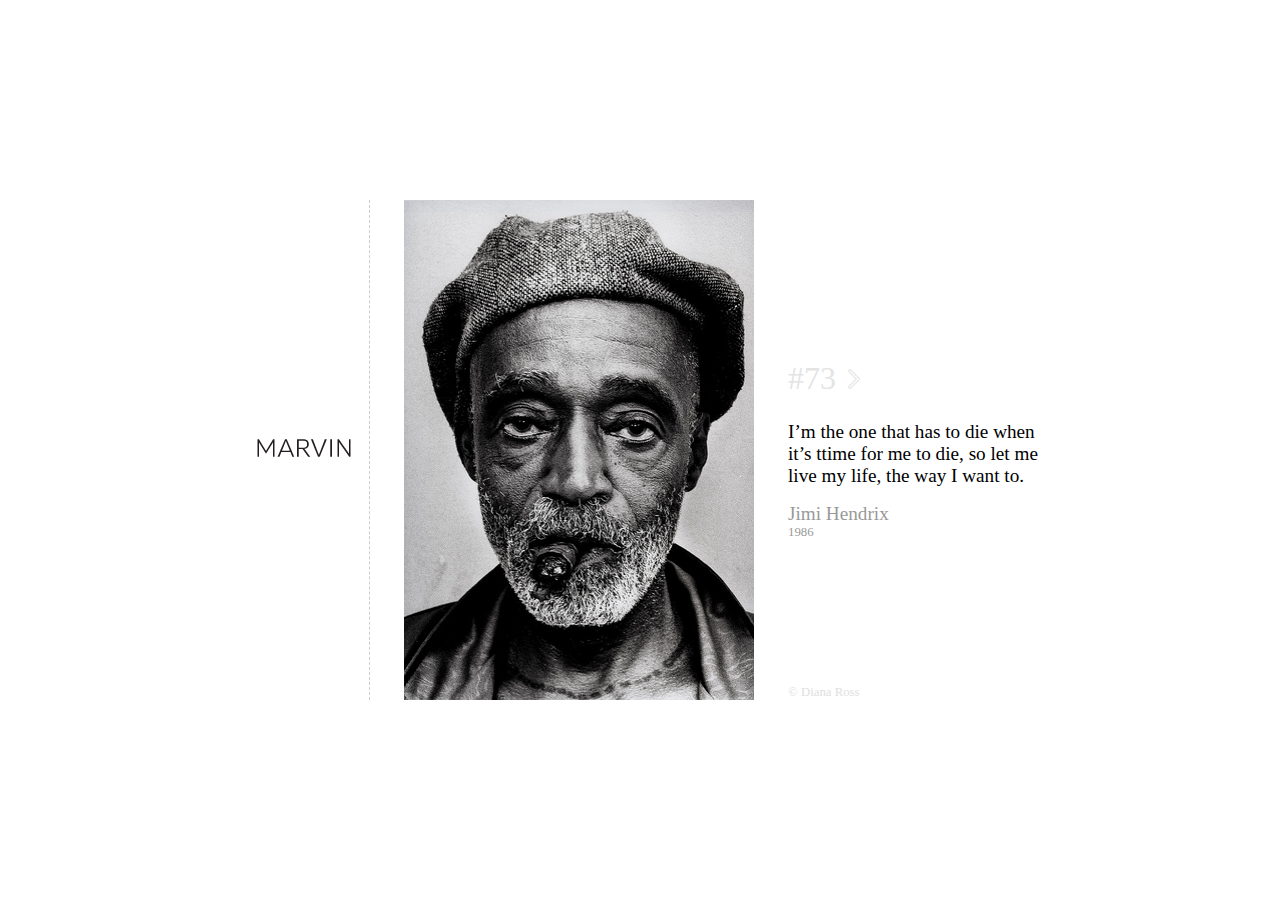
<file: index.html>
<!DOCTYPE html>
<html lang="en">
  <head>
    <meta charset="UTF-8" />
    <meta name="viewport" content="width=device-width, initial-scale=1.0" />
    <link href="site/main.css" rel="stylesheet" />
    <title>MARVIN</title>
  </head>
  <body>
    <main>
      <div id="logo">
        <a href="index.html"> <img src="images/logo.png" /> </a>
      </div>

      <div id="picture">
        <img src="images/01.jpg" />
      </div>

      <div id="story">
        <article>
          <h2>
            #73
            <span
              ><a id="index" href="two.html"><img src="images/arrow.png" /> </a>
            </span>
          </h2>
          <p class="quote">
            I&rsquo;m the one that has to die when it&rsquo;s ttime for me to
            die, so let me live my life, the way I want to.
          </p>
          <p class="author">Jimi Hendrix</p>
          <p class="year">1986</p>
        </article>
        <p class="copy">&copy; Diana Ross</p>
      </div>
    </main>
  </body>
</html>
</file>
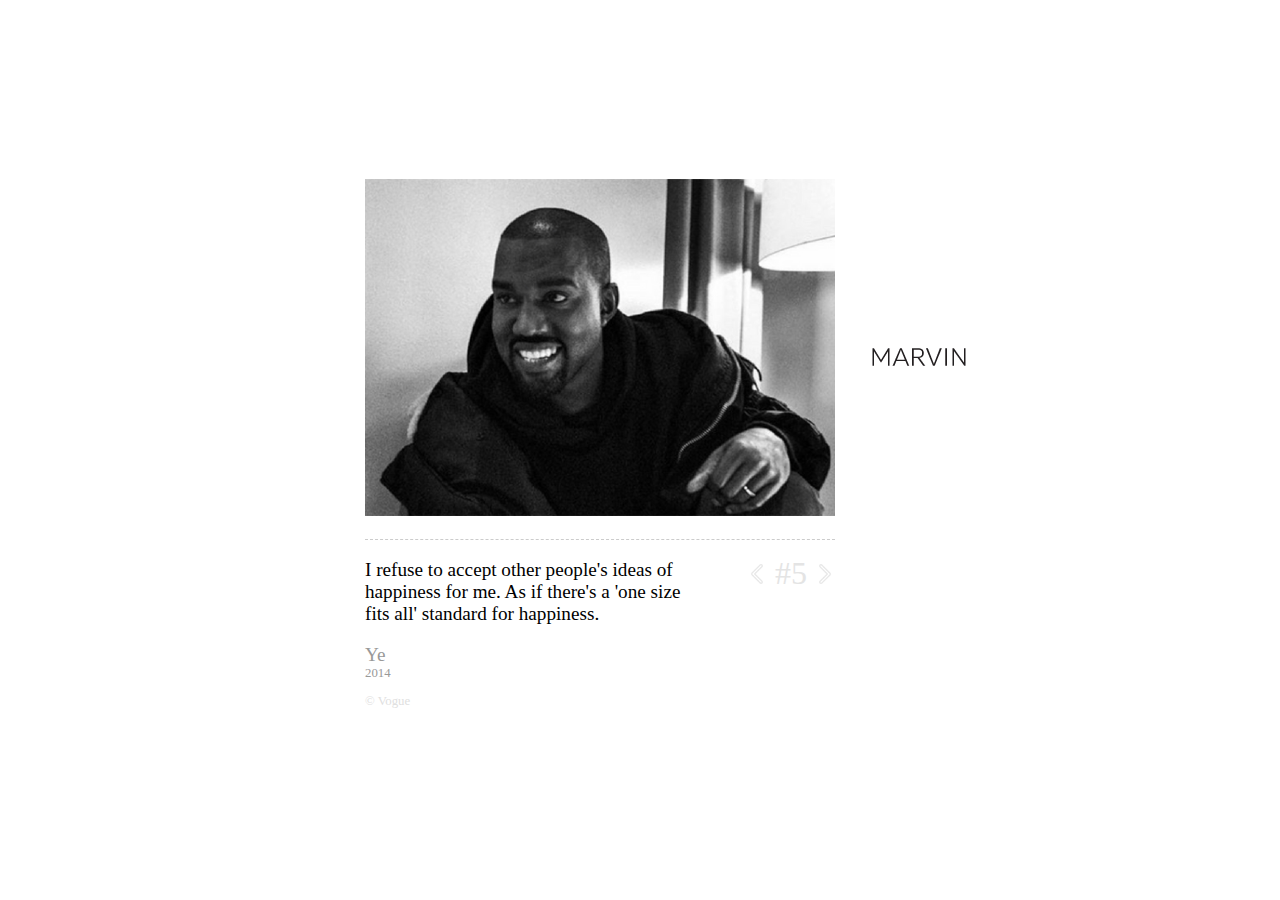
<file: five.html>
<!DOCTYPE html>
<html lang="en">
  <head>
    <meta charset="UTF-8" />
    <meta name="viewport" content="width=device-width, initial-scale=1.0" />
    <link href="site/main.css" rel="stylesheet" />
    <title>MARVIN</title>
  </head>
  <body>
    <main>
      <div id="img">
        <img id="image" src="images/05.jpg" />
        <div class="logo">
          <a href="index.html"> <img src="images/logo.png" /> </a>
        </div>
        <div id="two">
          <article>
            <p>
              I refuse to accept other people&apos;s ideas of happiness for me.
              As if there&apos;s a &apos;one size fits all&apos; standard for
              happiness.
            </p>
            <p class="author">Ye</p>
            <p class="year">2014</p>
            <p class="copy">&copy; Vogue</p>
          </article>
          <h2>
            <span id="right">
              <a href="four.html"><img src="images/arrow.png" /></a>
            </span>
            #5
            <span
              ><a id="index" href="six.html"><img src="images/arrow.png" /> </a>
            </span>
          </h2>
        </div>
      </div>
    </main>
  </body>
</html>
</file>
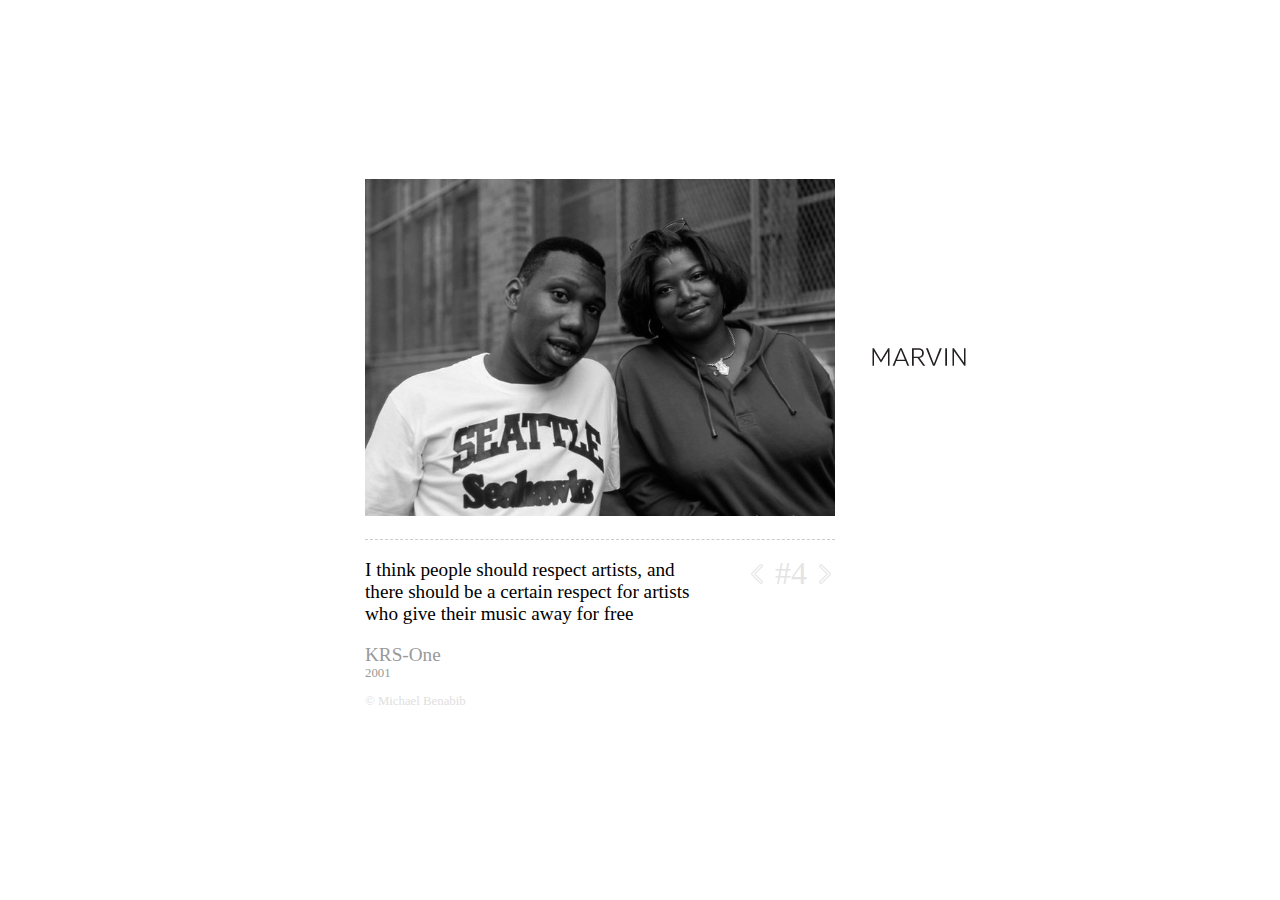
<file: four.html>
<!DOCTYPE html>
<html lang="en">
  <head>
    <meta charset="UTF-8" />
    <meta name="viewport" content="width=device-width, initial-scale=1.0" />
    <link href="site/main.css" rel="stylesheet" />
    <title>MARVIN</title>
  </head>
  <body>
    <main>
      <div id="img">
        <img id="image" src="images/04.jpg" />
        <div class="logo">
          <a href="index.html"> <img src="images/logo.png" /> </a>
        </div>
        <div id="two">
          <article>
            <p>
              I think people should respect artists, and there should be a
              certain respect for artists who give their music away for free
            </p>
            <p class="author">KRS-One</p>
            <p class="year">2001</p>
            <p class="copy">&copy; Michael Benabib</p>
          </article>
          <h2>
            <span id="right">
              <a href="three.html"><img src="images/arrow.png" /></a>
            </span>
            #4
            <span
              ><a id="index" href="five.html"
                ><img src="images/arrow.png" />
              </a>
            </span>
          </h2>
        </div>
      </div>
    </main>
  </body>
</html>
</file>
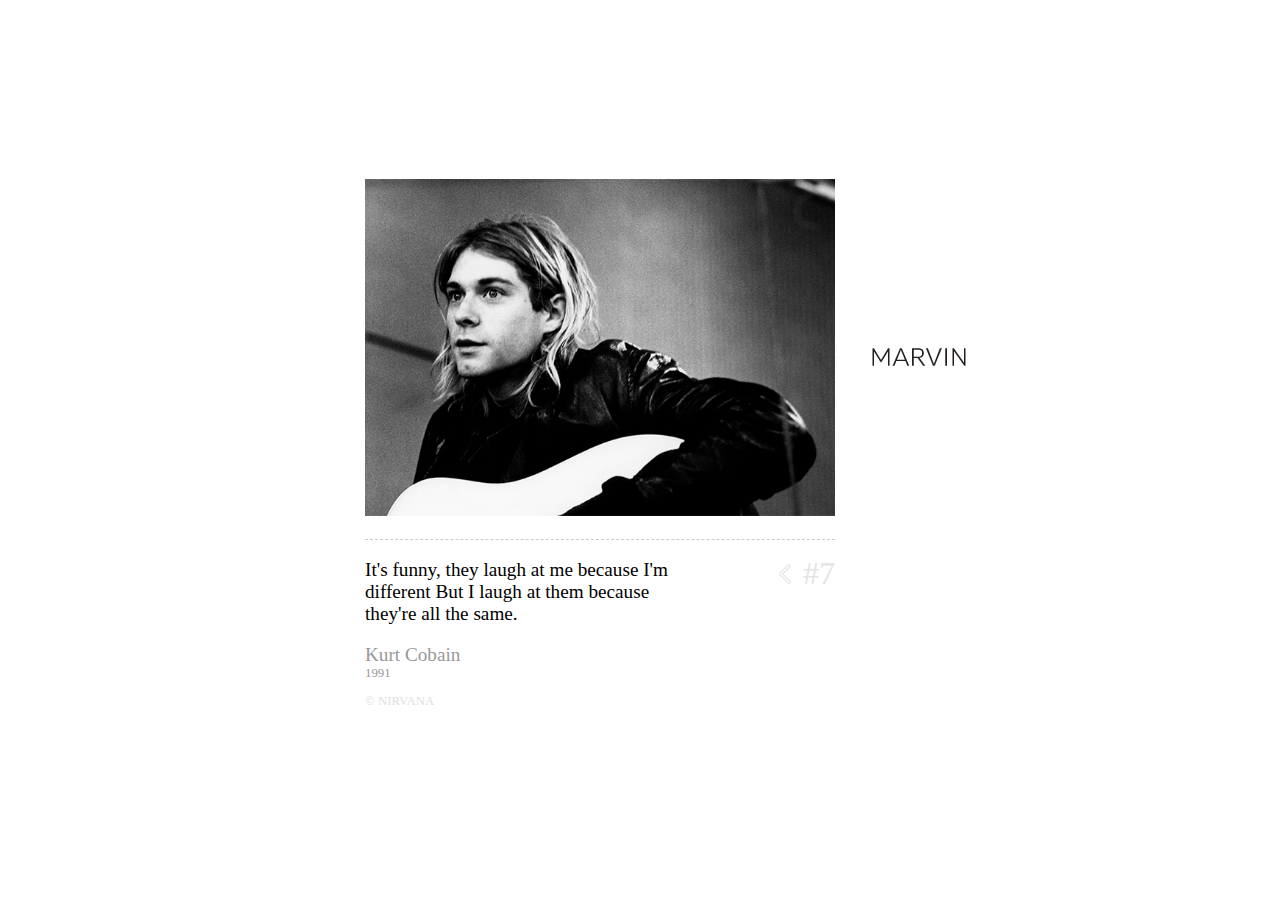
<file: seven.html>
<!DOCTYPE html>
<html lang="en">
  <head>
    <meta charset="UTF-8" />
    <meta name="viewport" content="width=device-width, initial-scale=1.0" />
    <link href="site/main.css" rel="stylesheet" />
    <title>MARVIN</title>
  </head>
  <body>
    <main>
      <div id="img">
        <img id="image" src="images/07.jpg" />
        <div class="logo">
          <a href="index.html"> <img src="images/logo.png" /> </a>
        </div>
        <div id="two">
          <article>
            <p>
              It&apos;s funny, they laugh at me because I&apos;m different But I
              laugh at them because they&apos;re all the same.
            </p>
            <p class="author">Kurt Cobain</p>
            <p class="year">1991</p>
            <p class="copy">&copy; NIRVANA</p>
          </article>
          <h2>
            <span id="right">
              <a href="six.html"><img src="images/arrow.png" /></a>
            </span>
            #7
          </h2>
        </div>
      </div>
    </main>
  </body>
</html>
</file>
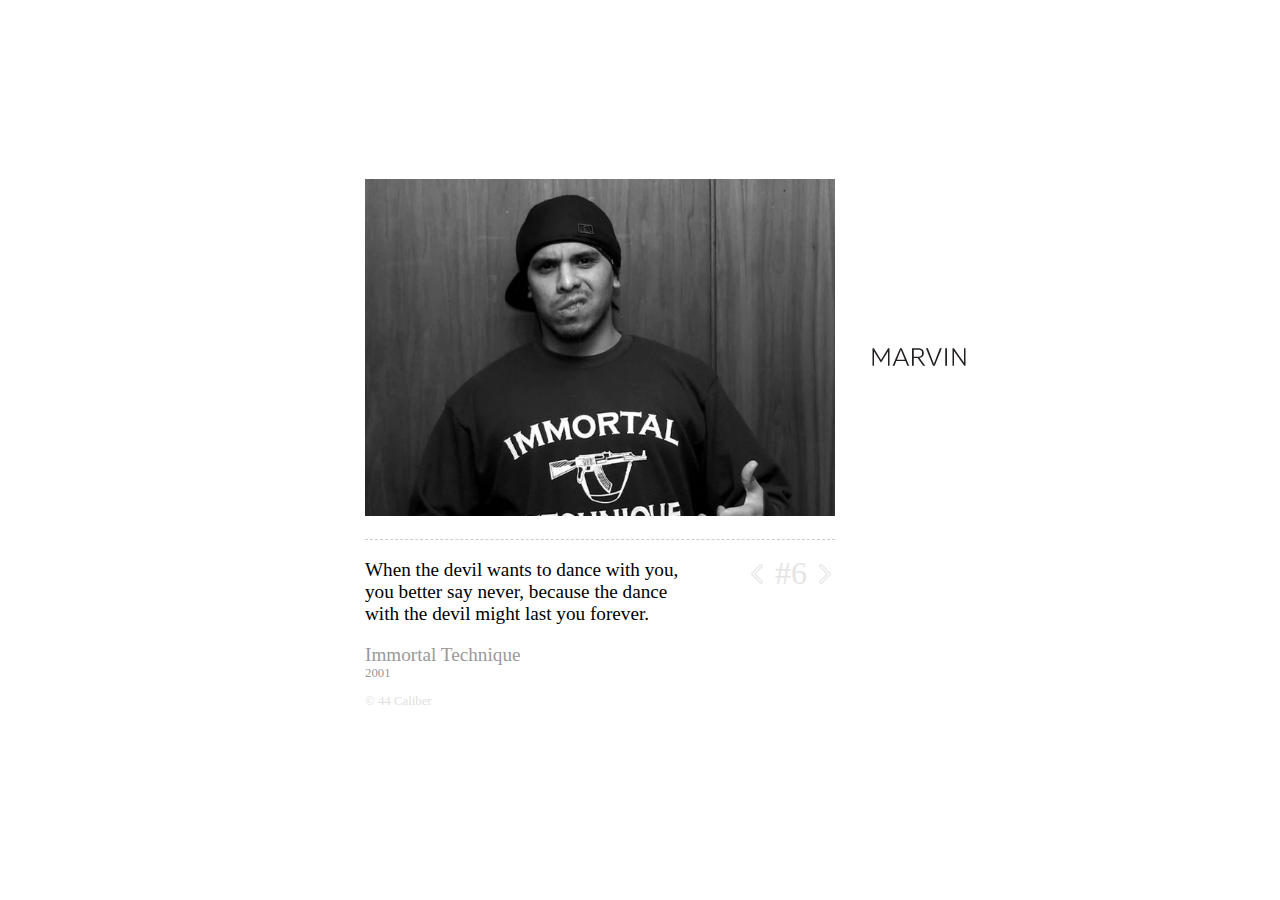
<file: six.html>
<!DOCTYPE html>
<html lang="en">
  <head>
    <meta charset="UTF-8" />
    <meta name="viewport" content="width=device-width, initial-scale=1.0" />
    <link href="site/main.css" rel="stylesheet" />
    <title>MARVIN</title>
  </head>
  <body>
    <main>
      <div id="img">
        <img id="image" src="images/06.jpg" />
        <div class="logo">
          <a href="index.html"> <img src="images/logo.png" /> </a>
        </div>
        <div id="two">
          <article>
            <p>
              When the devil wants to dance with you, you better say never,
              because the dance with the devil might last you forever.
            </p>
            <p class="author">Immortal Technique</p>
            <p class="year">2001</p>
            <p class="copy">&copy; 44 Caliber</p>
          </article>
          <h2>
            <span id="right">
              <a href="five.html"><img src="images/arrow.png" /></a>
            </span>
            #6
            <span
              ><a id="index" href="seven.html"
                ><img src="images/arrow.png" />
              </a>
            </span>
          </h2>
        </div>
      </div>
    </main>
  </body>
</html>
</file>
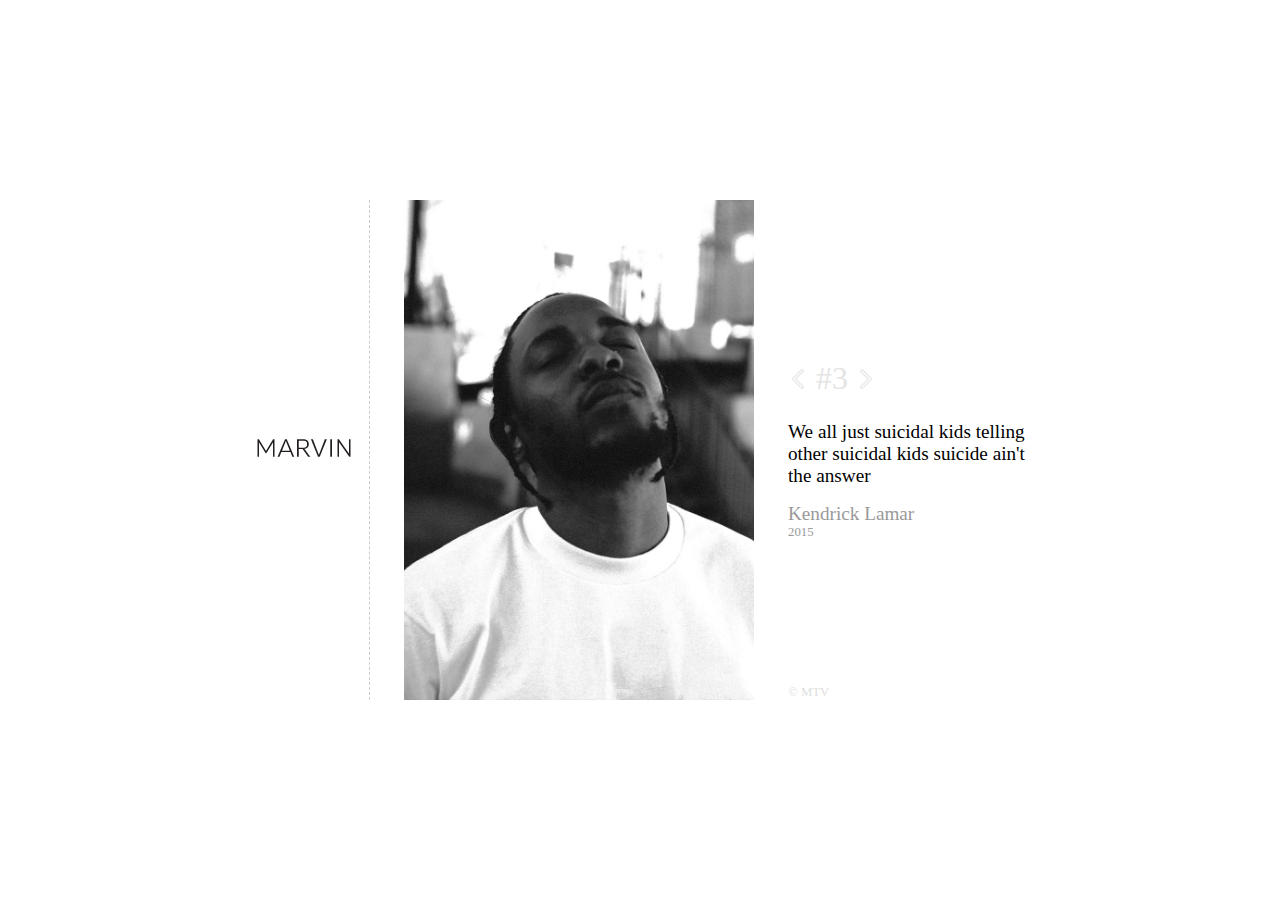
<file: three.html>
<!DOCTYPE html>
<html lang="en">
  <head>
    <meta charset="UTF-8" />
    <meta name="viewport" content="width=device-width, initial-scale=1.0" />
    <link href="site/main.css" rel="stylesheet" />
    <title>MARVIN</title>
  </head>
  <body>
    <main id="app">
      <div id="logo">
        <a href="index.html"> <img src="images/logo.png" /> </a>
      </div>
      <div id="picture">
        <img src="images/03.jpg" />
      </div>
      <div id="story">
        <article>
          <h2>
            <span id="right">
              <a href="two.html"><img src="images/arrow.png" /></a>
            </span>
            #3
            <span>
              <a href="four.html"><img src="images/arrow.png" /></a>
            </span>
          </h2>

          <p class="quote">
            We all just suicidal kids telling other suicidal kids suicide
            ain&apos;t the answer
          </p>
          <p class="author">Kendrick Lamar</p>
          <p class="year">2015</p>
        </article>

        <p class="copy">&copy; MTV</p>
      </div>
    </main>
  </body>
</html>
</file>
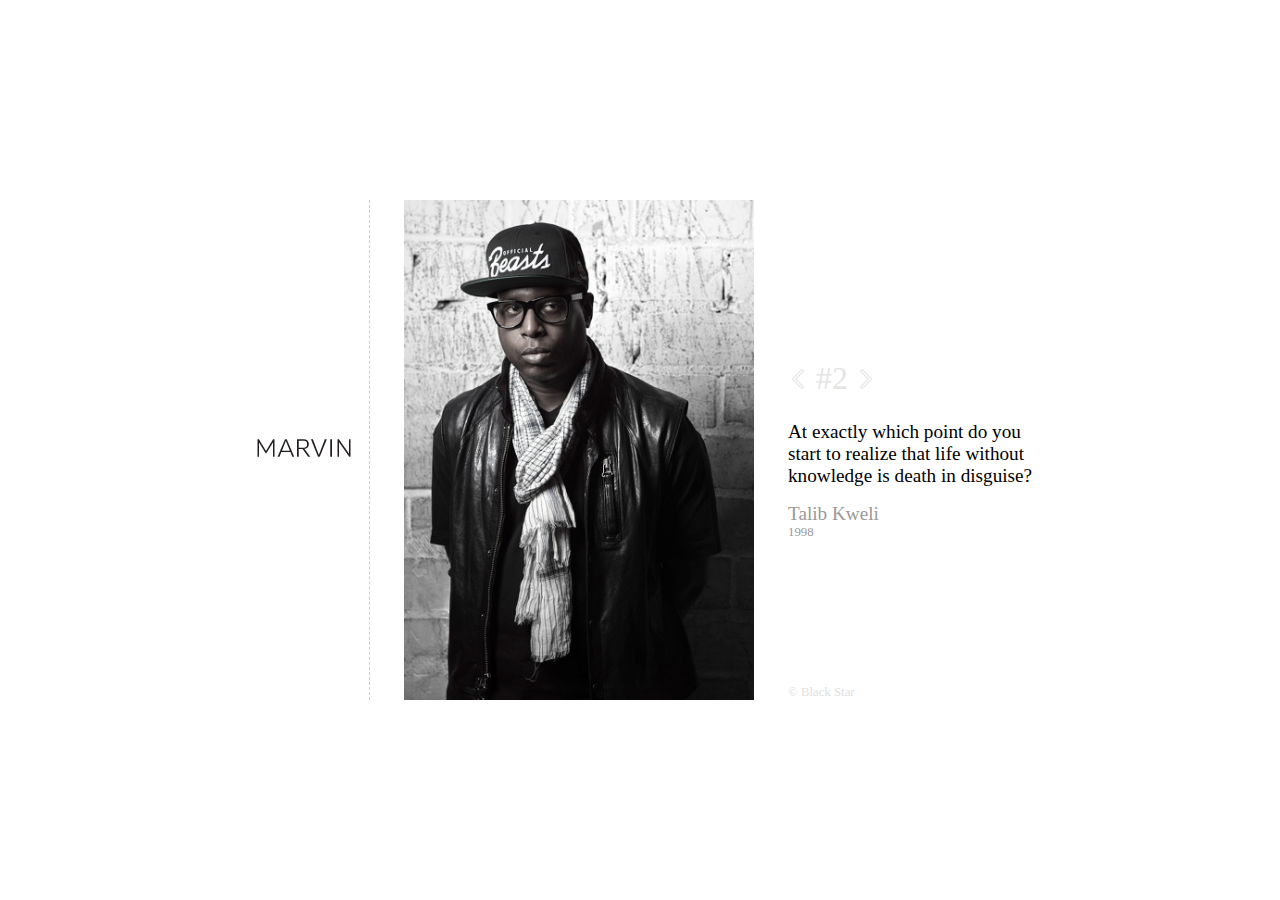
<file: two.html>
<!DOCTYPE html>
<html lang="en">
  <head>
    <meta charset="UTF-8" />
    <meta name="viewport" content="width=device-width, initial-scale=1.0" />
    <link href="site/main.css" rel="stylesheet" />
    <title>MARVIN</title>
  </head>
  <body>
    <main>
      <div id="logo">
        <a href="index.html"> <img src="images/logo.png" /> </a>
      </div>

      <div id="picture">
        <img src="images/02.jpg" />
      </div>

      <div id="story">
        <article>
          <h2>
            <span id="right">
              <a href="index.html"><img src="images/arrow.png" /></a>
            </span>
            #2
            <span>
              <a href="three.html"><img src="images/arrow.png" /></a>
            </span>
          </h2>

          <p class="quote">
            At exactly which point do you start to realize that life without
            knowledge is death in disguise?
          </p>
          <p class="author">Talib Kweli</p>
          <p class="year">1998</p>
        </article>

        <p class="copy">&copy; Black Star</p>
      </div>
    </main>
  </body>
</html>
</file>
<file: site/main.css>
body {
  background-color: white;
  color: black;
  font-family: "Times New Roman", Times, serif;
  font-size: 1.2rem;
  margin: 0;
}

main {
  height:100vh;
  width:  804px;
  margin: 0 auto;
  grid-template-columns: 132px 350px auto;
  display: grid;
  gap: 34px;
  place-content: center;
}

main div#logo {
  display: grid;
  place-items: center;
  border-right: 1px dashed #ccc;
}

main div#picture img {
  place-items: center;
  width: 350px;
  display: block;
  height: 500px;
}

main div#story {
  display: flex;
  flex-direction: column;
}

main div#story h2,
main div#story p {
  margin: 0;
}

main div#story article {
  flex-grow: 1;
  margin-top: 160px;
}

main div#story article h2 {
  color: rgb(228, 228, 228);
  font-size: 2rem;
  font-weight: lighter;
  font-family: "Goudy Old Style";
  margin-bottom: 1.5rem;
  transition-delay: 2ms;
}

span img {
  width: 20px;
  opacity: 9%;
}

span img:hover {
  opacity: 50%;
}

span#right img {
  transform: rotate(180deg);
}

main div#story article p.quote {
  margin-bottom: 1rem;
}

main div#story article p.author {
  color: #999;
}

main div#story article p.year {
  color: #999;
  font-size: 0.8rem;
}

main div#story p.copy {
  color: #e0e0e0;
  font-size: 0.8rem;
}

/* horizontal*/

div#img {
  position: relative;
  place-items: center;
  display: grid;
  grid-template-columns: 1fr 1fr;
  column-gap: 37px;
}

img#image {
  padding-bottom: 23px;
  border-bottom: 1px dashed rgb(204, 204, 204);
  height: 337px;
  width: 470px;
}

div#two {
  display: grid;
  grid-template-columns: 1fr 1fr;
}

div#two article {
  width: 340px;
}

div#two article p.quote {
  margin-bottom: 1rem;
}

div#two article p.author {
  color: rgb(153, 153, 153);
  margin-bottom: 0;
}
div#two article p.year {
  color: rgb(153, 153, 153);
  font-size: 0.8rem;
  margin-top: 0;
}

div#two p.copy {
  color: rgb(224, 224, 224);
  font-size: 0.8rem;
}

div#two h2 {
  color: rgb(228, 228, 228);
  font-size: 2rem;
  font-weight: lighter;
  font-family: "Goudy Old Style";
  transition-delay: 2ms;
  text-align: right;
  margin-top: 15px;
}

div#two h2 span img {
  width: 20px;
  opacity: 9%;
}

div#two h2 span img:hover {
  opacity: 50%;
}
</file>
